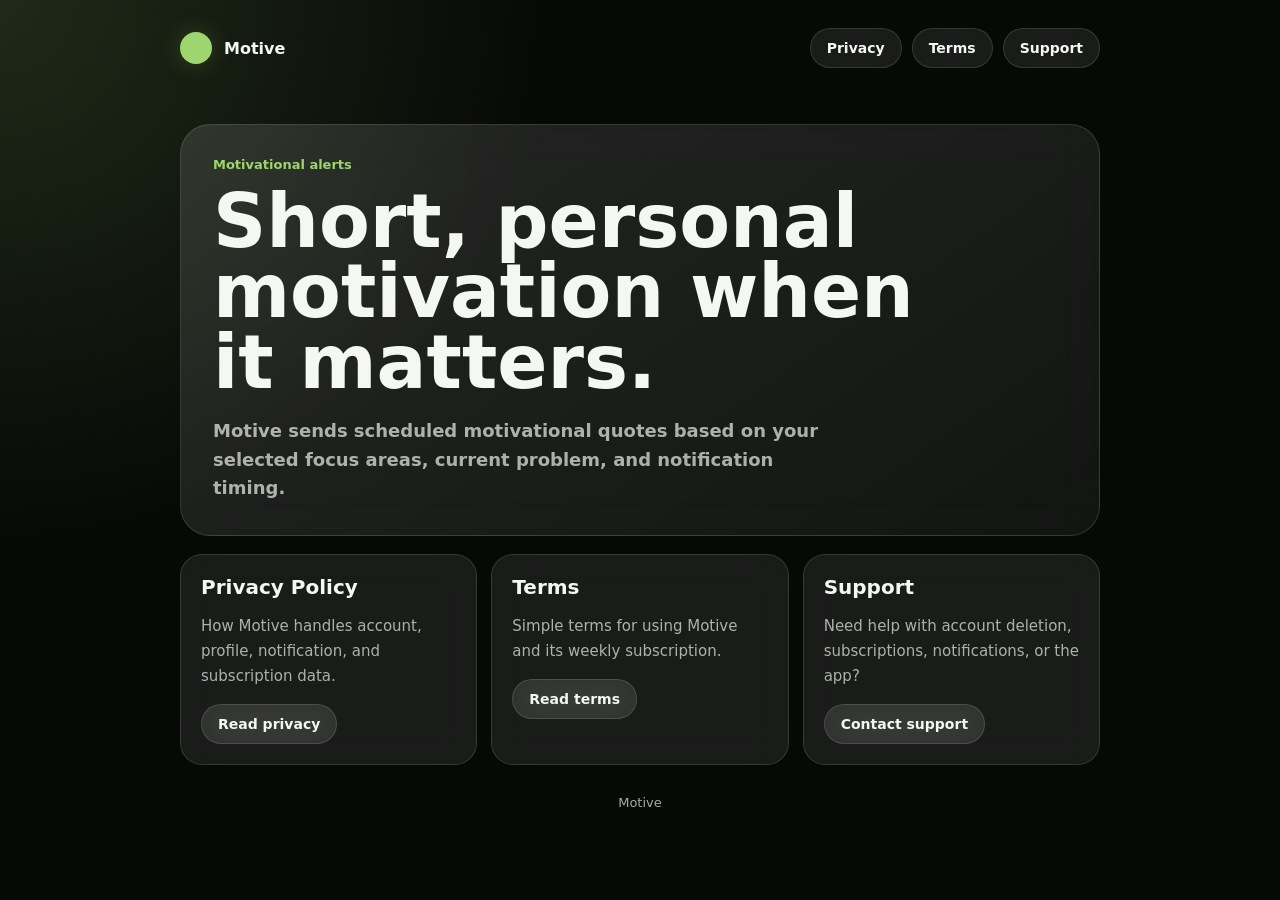
<file: index.html>
<!doctype html>
<html lang="en">
<head>
    <meta charset="utf-8">
    <meta name="viewport" content="width=device-width, initial-scale=1">
    <title>Motive</title>
    <meta name="description" content="Motive support, privacy policy, and terms.">
    <link rel="stylesheet" href="styles.css">
</head>
<body>
    <main class="shell">
        <nav class="nav" aria-label="Main navigation">
            <a class="brand" href="index.html"><span class="mark" aria-hidden="true"></span><span>Motive</span></a>
            <div class="links">
                <a href="privacy.html">Privacy</a>
                <a href="terms.html">Terms</a>
                <a href="support.html">Support</a>
            </div>
        </nav>

        <section class="hero">
            <p class="eyebrow">Motivational alerts</p>
            <h1>Short, personal motivation when it matters.</h1>
            <p class="lead">Motive sends scheduled motivational quotes based on your selected focus areas, current problem, and notification timing.</p>
        </section>

        <section class="grid" aria-label="Site links">
            <article class="card">
                <h2>Privacy Policy</h2>
                <p>How Motive handles account, profile, notification, and subscription data.</p>
                <a class="button" href="privacy.html">Read privacy</a>
            </article>
            <article class="card">
                <h2>Terms</h2>
                <p>Simple terms for using Motive and its weekly subscription.</p>
                <a class="button" href="terms.html">Read terms</a>
            </article>
            <article class="card">
                <h2>Support</h2>
                <p>Need help with account deletion, subscriptions, notifications, or the app?</p>
                <a class="button" href="support.html">Contact support</a>
            </article>
        </section>

        <p class="footer">Motive</p>
    </main>
</body>
</html>
</file>
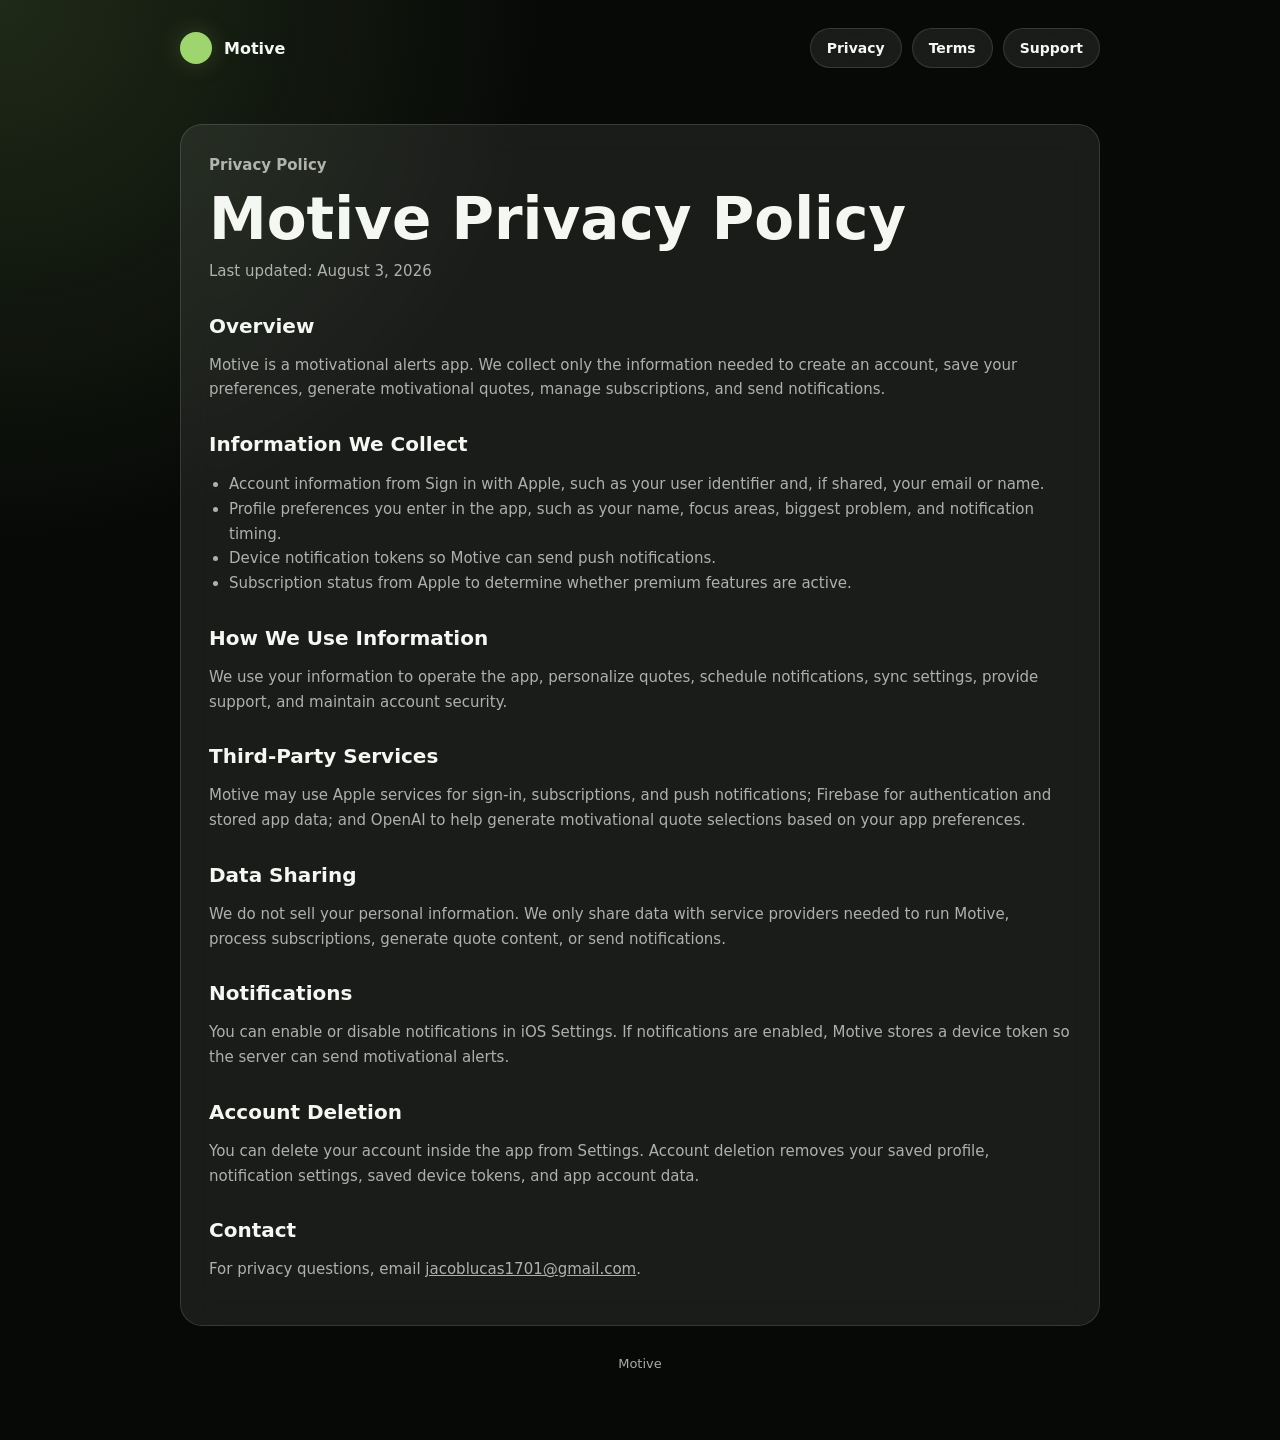
<file: privacy.html>
<!doctype html>
<html lang="en">
<head>
    <meta charset="utf-8">
    <meta name="viewport" content="width=device-width, initial-scale=1">
    <title>Privacy Policy - Motive</title>
    <meta name="description" content="Privacy Policy for Motive.">
    <link rel="stylesheet" href="styles.css">
</head>
<body>
    <main class="shell">
        <nav class="nav" aria-label="Main navigation">
            <a class="brand" href="index.html"><span class="mark" aria-hidden="true"></span><span>Motive</span></a>
            <div class="links">
                <a href="privacy.html">Privacy</a>
                <a href="terms.html">Terms</a>
                <a href="support.html">Support</a>
            </div>
        </nav>

        <article class="content">
            <p class="eyebrow">Privacy Policy</p>
            <h1>Motive Privacy Policy</h1>
            <p class="meta">Last updated: August 3, 2026</p>

            <h2>Overview</h2>
            <p>Motive is a motivational alerts app. We collect only the information needed to create an account, save your preferences, generate motivational quotes, manage subscriptions, and send notifications.</p>

            <h2>Information We Collect</h2>
            <ul>
                <li>Account information from Sign in with Apple, such as your user identifier and, if shared, your email or name.</li>
                <li>Profile preferences you enter in the app, such as your name, focus areas, biggest problem, and notification timing.</li>
                <li>Device notification tokens so Motive can send push notifications.</li>
                <li>Subscription status from Apple to determine whether premium features are active.</li>
            </ul>

            <h2>How We Use Information</h2>
            <p>We use your information to operate the app, personalize quotes, schedule notifications, sync settings, provide support, and maintain account security.</p>

            <h2>Third-Party Services</h2>
            <p>Motive may use Apple services for sign-in, subscriptions, and push notifications; Firebase for authentication and stored app data; and OpenAI to help generate motivational quote selections based on your app preferences.</p>

            <h2>Data Sharing</h2>
            <p>We do not sell your personal information. We only share data with service providers needed to run Motive, process subscriptions, generate quote content, or send notifications.</p>

            <h2>Notifications</h2>
            <p>You can enable or disable notifications in iOS Settings. If notifications are enabled, Motive stores a device token so the server can send motivational alerts.</p>

            <h2>Account Deletion</h2>
            <p>You can delete your account inside the app from Settings. Account deletion removes your saved profile, notification settings, saved device tokens, and app account data.</p>

            <h2>Contact</h2>
            <p>For privacy questions, email <a href="mailto:jacoblucas1701@gmail.com">jacoblucas1701@gmail.com</a>.</p>
        </article>

        <p class="footer">Motive</p>
    </main>
</body>
</html>
</file>
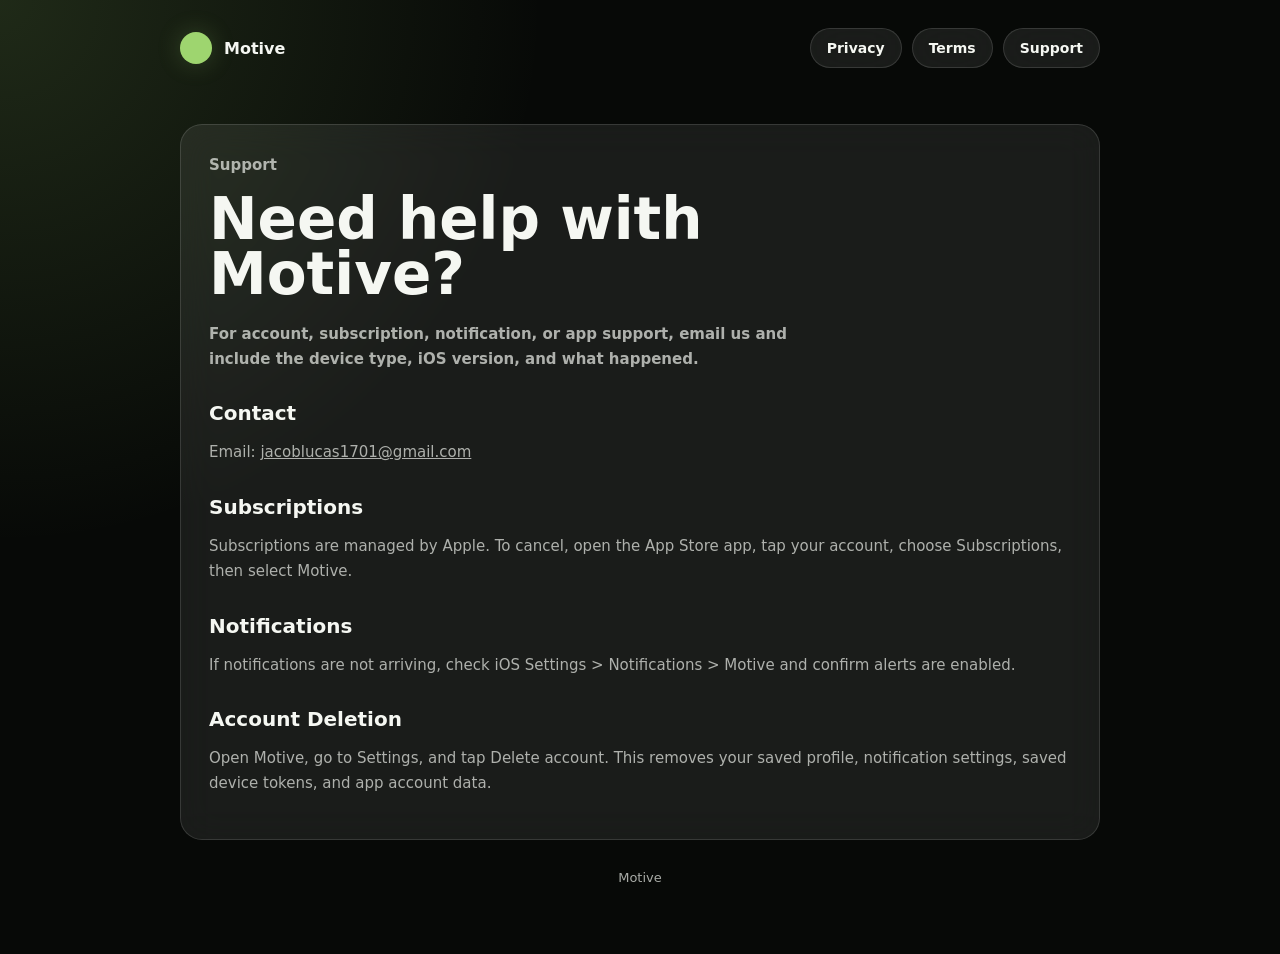
<file: support.html>
<!doctype html>
<html lang="en">
<head>
    <meta charset="utf-8">
    <meta name="viewport" content="width=device-width, initial-scale=1">
    <title>Support - Motive</title>
    <meta name="description" content="Support for Motive.">
    <link rel="stylesheet" href="styles.css">
</head>
<body>
    <main class="shell">
        <nav class="nav" aria-label="Main navigation">
            <a class="brand" href="index.html"><span class="mark" aria-hidden="true"></span><span>Motive</span></a>
            <div class="links">
                <a href="privacy.html">Privacy</a>
                <a href="terms.html">Terms</a>
                <a href="support.html">Support</a>
            </div>
        </nav>

        <article class="content">
            <p class="eyebrow">Support</p>
            <h1>Need help with Motive?</h1>
            <p class="lead">For account, subscription, notification, or app support, email us and include the device type, iOS version, and what happened.</p>

            <h2>Contact</h2>
            <p>Email: <a href="mailto:jacoblucas1701@gmail.com">jacoblucas1701@gmail.com</a></p>

            <h2>Subscriptions</h2>
            <p>Subscriptions are managed by Apple. To cancel, open the App Store app, tap your account, choose Subscriptions, then select Motive.</p>

            <h2>Notifications</h2>
            <p>If notifications are not arriving, check iOS Settings > Notifications > Motive and confirm alerts are enabled.</p>

            <h2>Account Deletion</h2>
            <p>Open Motive, go to Settings, and tap Delete account. This removes your saved profile, notification settings, saved device tokens, and app account data.</p>
        </article>

        <p class="footer">Motive</p>
    </main>
</body>
</html>
</file>
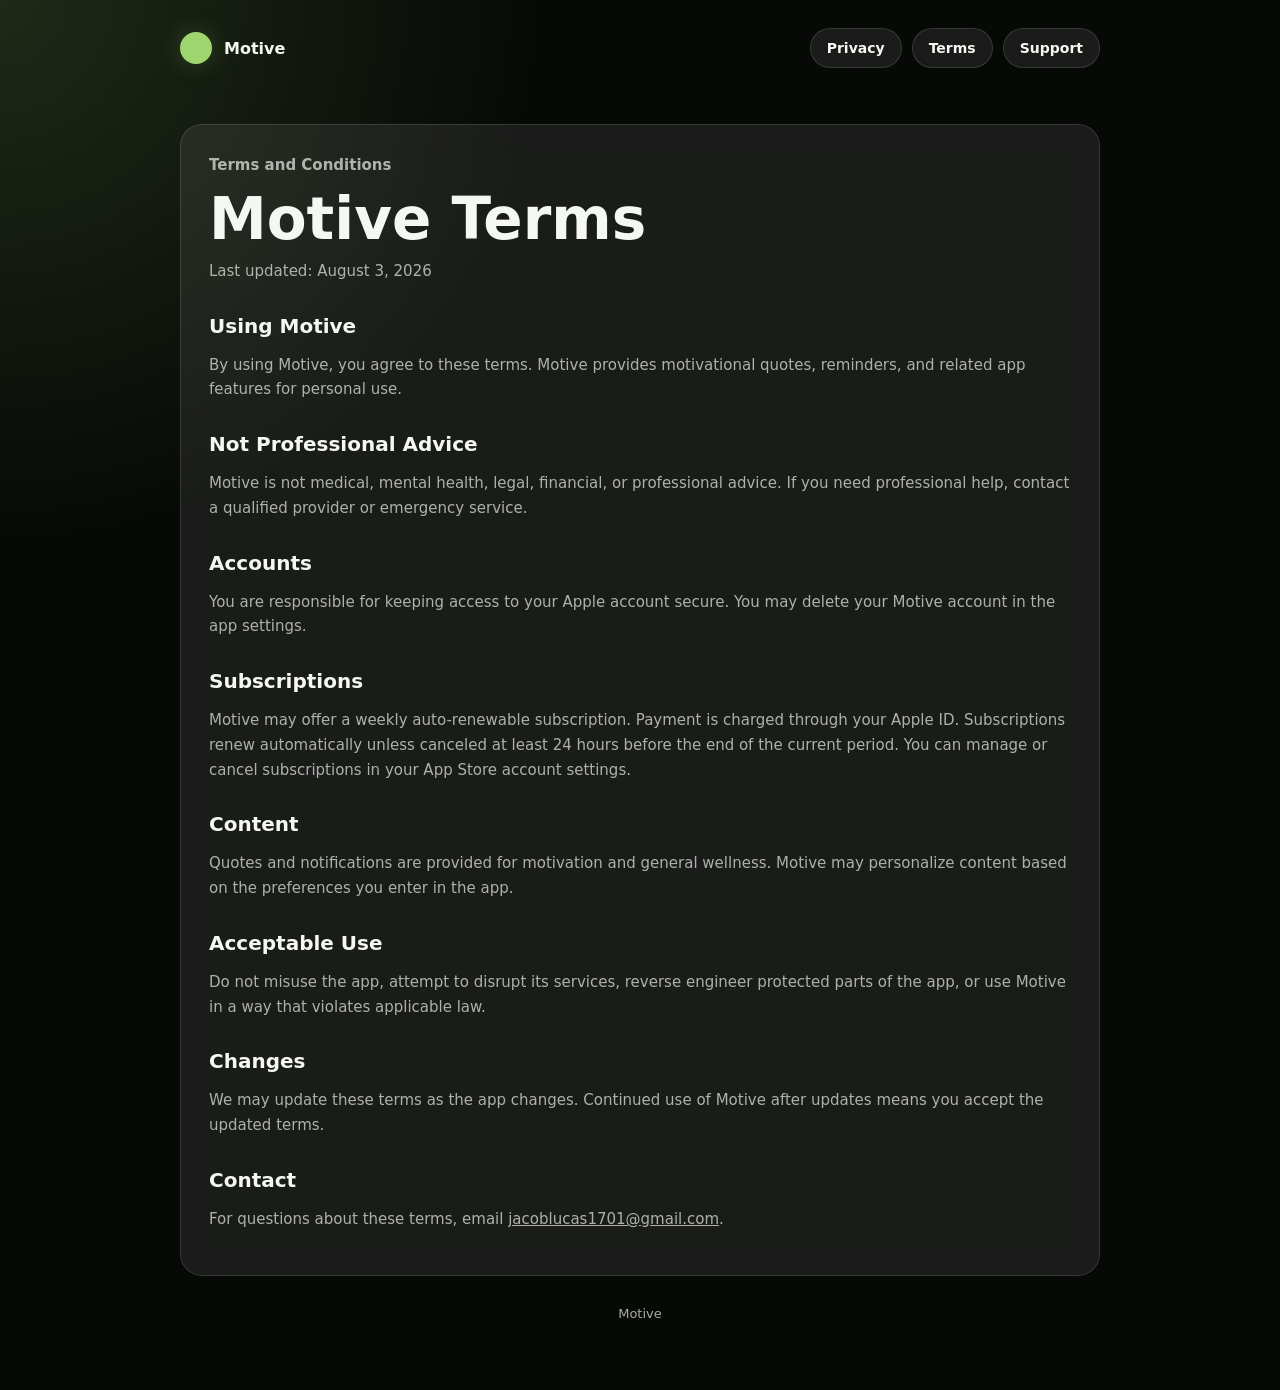
<file: terms.html>
<!doctype html>
<html lang="en">
<head>
    <meta charset="utf-8">
    <meta name="viewport" content="width=device-width, initial-scale=1">
    <title>Terms and Conditions - Motive</title>
    <meta name="description" content="Terms and Conditions for Motive.">
    <link rel="stylesheet" href="styles.css">
</head>
<body>
    <main class="shell">
        <nav class="nav" aria-label="Main navigation">
            <a class="brand" href="index.html"><span class="mark" aria-hidden="true"></span><span>Motive</span></a>
            <div class="links">
                <a href="privacy.html">Privacy</a>
                <a href="terms.html">Terms</a>
                <a href="support.html">Support</a>
            </div>
        </nav>

        <article class="content">
            <p class="eyebrow">Terms and Conditions</p>
            <h1>Motive Terms</h1>
            <p class="meta">Last updated: August 3, 2026</p>

            <h2>Using Motive</h2>
            <p>By using Motive, you agree to these terms. Motive provides motivational quotes, reminders, and related app features for personal use.</p>

            <h2>Not Professional Advice</h2>
            <p>Motive is not medical, mental health, legal, financial, or professional advice. If you need professional help, contact a qualified provider or emergency service.</p>

            <h2>Accounts</h2>
            <p>You are responsible for keeping access to your Apple account secure. You may delete your Motive account in the app settings.</p>

            <h2>Subscriptions</h2>
            <p>Motive may offer a weekly auto-renewable subscription. Payment is charged through your Apple ID. Subscriptions renew automatically unless canceled at least 24 hours before the end of the current period. You can manage or cancel subscriptions in your App Store account settings.</p>

            <h2>Content</h2>
            <p>Quotes and notifications are provided for motivation and general wellness. Motive may personalize content based on the preferences you enter in the app.</p>

            <h2>Acceptable Use</h2>
            <p>Do not misuse the app, attempt to disrupt its services, reverse engineer protected parts of the app, or use Motive in a way that violates applicable law.</p>

            <h2>Changes</h2>
            <p>We may update these terms as the app changes. Continued use of Motive after updates means you accept the updated terms.</p>

            <h2>Contact</h2>
            <p>For questions about these terms, email <a href="mailto:jacoblucas1701@gmail.com">jacoblucas1701@gmail.com</a>.</p>
        </article>

        <p class="footer">Motive</p>
    </main>
</body>
</html>
</file>
<file: styles.css>
:root {
    color-scheme: dark;
    --bg: #070907;
    --surface: rgba(255, 255, 255, 0.08);
    --surface-strong: rgba(255, 255, 255, 0.12);
    --border: rgba(255, 255, 255, 0.13);
    --text: #f5f7f2;
    --muted: rgba(245, 247, 242, 0.68);
    --accent: #9ed56f;
    --accent-soft: rgba(158, 213, 111, 0.16);
    --radius: 22px;
}

* {
    box-sizing: border-box;
}

html {
    background: var(--bg);
}

body {
    margin: 0;
    min-height: 100vh;
    font-family: Inter, ui-sans-serif, system-ui, -apple-system, BlinkMacSystemFont, "Segoe UI", sans-serif;
    background:
        radial-gradient(circle at top left, rgba(158, 213, 111, 0.16), transparent 34rem),
        var(--bg);
    color: var(--text);
}

a {
    color: inherit;
}

.shell {
    width: min(920px, calc(100% - 32px));
    margin: 0 auto;
    padding: 28px 0 56px;
}

.nav {
    display: flex;
    align-items: center;
    justify-content: space-between;
    gap: 18px;
    margin-bottom: 56px;
}

.brand {
    display: inline-flex;
    align-items: center;
    gap: 12px;
    text-decoration: none;
    font-weight: 800;
    letter-spacing: 0;
}

.mark {
    width: 32px;
    height: 32px;
    display: inline-block;
    border-radius: 999px;
    background: var(--accent);
    box-shadow: 0 0 24px rgba(158, 213, 111, 0.22);
}

.links {
    display: flex;
    align-items: center;
    gap: 10px;
    flex-wrap: wrap;
    justify-content: flex-end;
}

.links a,
.button {
    min-height: 40px;
    display: inline-flex;
    align-items: center;
    justify-content: center;
    padding: 0 16px;
    border: 1px solid var(--border);
    border-radius: 999px;
    background: var(--surface);
    color: var(--text);
    text-decoration: none;
    font-size: 14px;
    font-weight: 700;
    backdrop-filter: blur(18px);
}

.hero {
    padding: 32px;
    border: 1px solid var(--border);
    border-radius: calc(var(--radius) + 8px);
    background: linear-gradient(145deg, var(--surface-strong), rgba(255, 255, 255, 0.05));
    backdrop-filter: blur(24px);
}

.eyebrow {
    margin: 0 0 14px;
    color: var(--accent);
    font-size: 13px;
    font-weight: 800;
}

h1 {
    margin: 0;
    max-width: 760px;
    font-size: clamp(40px, 7vw, 74px);
    line-height: 0.95;
    letter-spacing: 0;
}

.lead {
    max-width: 620px;
    margin: 20px 0 0;
    color: var(--muted);
    font-size: 18px;
    line-height: 1.6;
    font-weight: 550;
}

.grid {
    display: grid;
    grid-template-columns: repeat(3, 1fr);
    gap: 14px;
    margin-top: 18px;
}

.card,
.content {
    border: 1px solid var(--border);
    border-radius: var(--radius);
    background: var(--surface);
    backdrop-filter: blur(18px);
}

.card {
    padding: 20px;
}

.card h2,
.content h2 {
    margin: 0 0 10px;
    font-size: 20px;
}

.card p,
.content p,
.content li {
    color: var(--muted);
    font-size: 15px;
    line-height: 1.65;
}

.content {
    margin-top: 18px;
    padding: 28px;
}

.content h1 {
    font-size: clamp(34px, 6vw, 58px);
}

.content h2 {
    margin-top: 30px;
}

.content ul {
    padding-left: 20px;
}

.meta {
    margin: 12px 0 0;
    color: var(--muted);
    font-size: 14px;
}

.footer {
    margin-top: 30px;
    color: var(--muted);
    font-size: 13px;
    text-align: center;
}

@media (max-width: 720px) {
    .shell {
        width: min(100% - 24px, 920px);
        padding-top: 18px;
    }

    .nav {
        align-items: flex-start;
        margin-bottom: 32px;
    }

    .links {
        gap: 8px;
    }

    .links a {
        min-height: 36px;
        padding: 0 12px;
        font-size: 13px;
    }

    .hero,
    .content {
        padding: 22px;
    }

    .grid {
        grid-template-columns: 1fr;
    }
}
</file>
